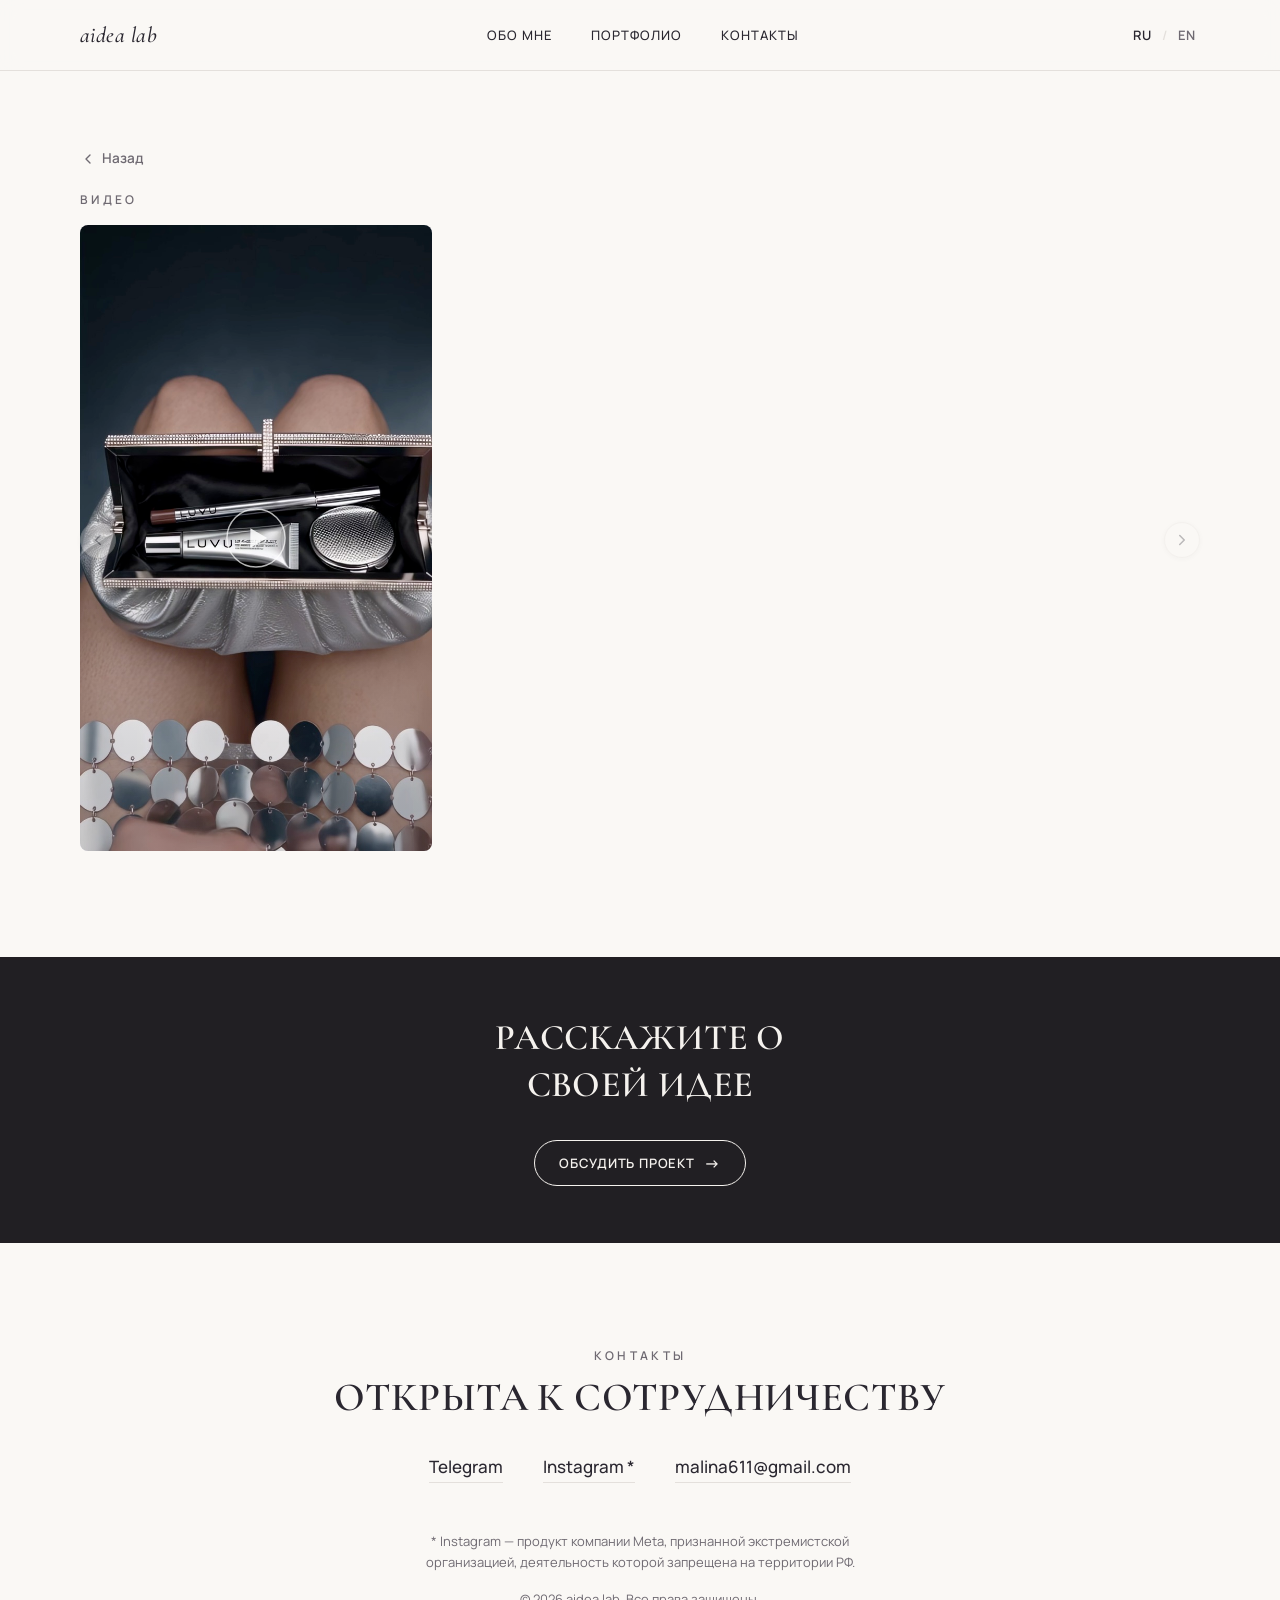
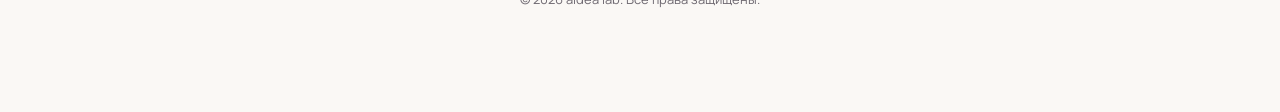
<file: beauty.html>
<!DOCTYPE html>
<html lang="ru" data-page="beauty">
<head>
  <meta charset="UTF-8">
  <meta name="viewport" content="width=device-width, initial-scale=1.0">
  <title>Beauty — aidea lab | Юлия Колесникова</title>
  <meta name="description" content="Beauty AI-видео — aidea lab, Юлия Колесникова. AI video creator.">

  <link rel="icon" type="image/svg+xml" href="assets/icons/favicon.svg">
  <link rel="icon" type="image/png" sizes="32x32" href="assets/icons/favicon-32.png">
  <link rel="icon" type="image/png" sizes="16x16" href="assets/icons/favicon-16.png">
  <link rel="apple-touch-icon" sizes="180x180" href="assets/icons/favicon-180.png">

  <link rel="preconnect" href="https://fonts.googleapis.com">
  <link rel="preconnect" href="https://fonts.gstatic.com" crossorigin>
  <link href="https://fonts.googleapis.com/css2?family=Cormorant+Garamond:ital,wght@0,300;0,400;0,500;0,600;1,400;1,500&family=Manrope:wght@400;500;600;700&display=swap" rel="stylesheet">

  <link rel="stylesheet" href="css/style.css?v=20">
</head>
<body>

  <a class="skip-link" href="#main" data-i18n="skip.link">Перейти к содержимому</a>

  <header class="site-header">
    <div class="container site-header__inner">
      <a class="wordmark" href="index.html">aidea lab</a>

      <nav class="site-nav" aria-label="Основная навигация">
        <a href="index.html#about" data-i18n="nav.about">Обо мне</a>
        <a href="index.html#portfolio" data-i18n="nav.portfolio">Портфолио</a>
        <a href="index.html#contact" data-i18n="nav.contact">Контакты</a>
      </nav>

      <div class="lang-switch" role="group" aria-label="Language switch / Переключатель языка">
        <button type="button" class="lang-switch__btn is-active" data-lang="ru" aria-pressed="true">RU</button>
        <span class="lang-switch__divider" aria-hidden="true">/</span>
        <button type="button" class="lang-switch__btn" data-lang="en" aria-pressed="false">EN</button>
      </div>
    </div>
  </header>

  <main id="main">

    <!-- Video section -->
    <section class="fashion-section" id="beauty-videos">
      <div class="container">
        <a class="back-link" href="index.html#portfolio">
          <svg viewBox="0 0 24 24" width="16" height="16" fill="none" stroke="currentColor" stroke-width="2" stroke-linecap="round" stroke-linejoin="round" aria-hidden="true">
            <polyline points="15 18 9 12 15 6"/>
          </svg>
          <span data-i18n="nav.back">Назад</span>
        </a>
        <p class="overline" data-i18n="beauty.videoOverline">Видео</p>

        <div class="slider" data-slider="videos">
          <div class="slider__track">

            <!-- Video 1 -->
            <button type="button"
              class="portfolio-item portfolio-item--vertical slider__item"
              data-video-src="assets/video/beauty-video-1-full.mp4"
              data-video-src-mobile="assets/video/beauty-video-1-full-mobile.mp4"
              data-i18n-attr="aria-label:beauty.video1Aria">
              <video class="portfolio-item__video" loop muted playsinline preload="metadata">
                <source src="assets/video/beauty-video-1.mp4" type="video/mp4">
              </video>
              <img class="portfolio-item__poster" src="assets/video/poster-vertical-5.jpg" alt="" loading="eager">
              <span class="portfolio-item__play" aria-hidden="true">
                <svg viewBox="0 0 64 64" fill="none" xmlns="http://www.w3.org/2000/svg">
                  <circle cx="32" cy="32" r="31" stroke="white" stroke-opacity="0.7" stroke-width="1.5"/>
                  <path d="M26 21.5 44 32 26 42.5Z" fill="white" fill-opacity="0.85"/>
                </svg>
              </span>
            </button>

          </div>

          <button type="button" class="slider__hint" data-slider-hint data-i18n-attr="aria-label:fashion.nextSlide" aria-label="Следующий">
            <span class="slider__hint-label" data-i18n="fashion.moreHint">Ещё</span>
            <svg viewBox="0 0 24 24" width="16" height="16" fill="none" stroke="currentColor" stroke-width="2" stroke-linecap="round" stroke-linejoin="round" aria-hidden="true">
              <polyline points="9 18 15 12 9 6"/>
            </svg>
          </button>

          <div class="slider__nav">
            <button type="button" class="slider__btn slider__btn--prev" data-i18n-attr="aria-label:fashion.prevSlide" aria-label="Предыдущий">
              <svg viewBox="0 0 24 24" width="18" height="18" fill="none" stroke="currentColor" stroke-width="2" stroke-linecap="round" stroke-linejoin="round" aria-hidden="true">
                <polyline points="15 18 9 12 15 6"/>
              </svg>
            </button>
            <button type="button" class="slider__btn slider__btn--next" data-i18n-attr="aria-label:fashion.nextSlide" aria-label="Следующий">
              <svg viewBox="0 0 24 24" width="18" height="18" fill="none" stroke="currentColor" stroke-width="2" stroke-linecap="round" stroke-linejoin="round" aria-hidden="true">
                <polyline points="9 18 15 12 9 6"/>
              </svg>
            </button>
          </div>
        </div>
      </div>
    </section>

    <!-- CTA strip -->
    <section class="cta-strip">
      <div class="container cta-strip__inner">
        <h2 class="cta-strip__heading" data-i18n="cta.heading">Расскажите о своей идее</h2>
        <a class="btn btn--inverse" href="https://t.me/yulutik" target="_blank" rel="noopener" data-i18n="cta.button">Обсудить проект</a>
      </div>
    </section>

  </main>

  <footer class="site-footer" id="contact">
    <div class="container site-footer__inner">
      <p class="overline" data-i18n="footer.overline">Контакты</p>
      <h2 class="section-heading" data-i18n="footer.heading">Открыта к сотрудничеству</h2>

      <div class="site-footer__links">
        <a href="https://t.me/yulutik" target="_blank" rel="noopener">Telegram</a>
        <a href="https://instagram.com/aidea__lab" target="_blank" rel="noopener">Instagram *</a>
        <a href="mailto:malina611@gmail.com">malina611@gmail.com</a>
      </div>

      <p class="site-footer__note" data-i18n="footer.note">* Instagram — продукт компании Meta, признанной экстремистской организацией, деятельность которой запрещена на территории РФ.</p>

      <p class="site-footer__copyright" data-i18n="footer.copyright">© 2026 aidea lab. Все права защищены.</p>
    </div>
  </footer>

  <!-- Portfolio video modal -->
  <div class="video-modal" id="video-modal" hidden>
    <div class="video-modal__backdrop" data-modal-dismiss></div>
    <div class="video-modal__dialog" role="dialog" aria-modal="true">
      <button type="button" class="video-modal__close" data-modal-dismiss data-i18n-attr="aria-label:portfolio.modalClose">
        <svg viewBox="0 0 24 24" width="24" height="24" fill="none" xmlns="http://www.w3.org/2000/svg" aria-hidden="true">
          <path d="M5 5 19 19M19 5 5 19" stroke="currentColor" stroke-width="2" stroke-linecap="round"/>
        </svg>
      </button>
      <div class="video-modal__spinner" aria-hidden="true"></div>
      <video class="video-modal__video" controls playsinline preload="none"></video>
    </div>
  </div>

  <script src="js/main.js?v=7"></script>
  <script src="js/fashion.js?v=1"></script>

  <!-- Yandex.Metrika counter -->
  <script type="text/javascript">
      (function(m,e,t,r,i,k,a){
          m[i]=m[i]||function(){(m[i].a=m[i].a||[]).push(arguments)};
          m[i].l=1*new Date();
          for (var j = 0; j < document.scripts.length; j++) {if (document.scripts[j].src === r) { return; }}
          k=e.createElement(t),a=e.getElementsByTagName(t)[0],k.async=1,k.src=r,a.parentNode.insertBefore(k,a)
      })(window, document,'script','https://mc.yandex.ru/metrika/tag.js?id=109811397', 'ym');
      ym(109811397, 'init', {ssr:true, webvisor:true, clickmap:true, ecommerce:"dataLayer", referrer: document.referrer, url: location.href, accurateTrackBounce:true, trackLinks:true});
  </script>
  <noscript><div><img src="https://mc.yandex.ru/watch/109811397" style="position:absolute; left:-9999px;" alt="" /></div></noscript>
  <!-- /Yandex.Metrika counter -->

</body>
</html>
</file>
<file: css/style.css>
/* =========================================================
   aidea lab — portfolio landing
   ========================================================= */

:root {
  /* Colors */
  --color-paper: #FAF8F5;
  --color-ink: #2A2730;
  --color-ink-soft: #6F6A72;
  --color-lilac: #C7BEDD;
  --color-lilac-soft: #ECE7F5;
  --color-line: #E4E0DC;
  --color-dark: #211F23;
  --color-dark-text: #F5F2EE;

  /* Type */
  --font-serif: "Cormorant Garamond", Georgia, serif;
  --font-sans: "Manrope", -apple-system, BlinkMacSystemFont, "Segoe UI", sans-serif;

  /* Layout */
  --container-width: 1200px;
  --space-section: clamp(4rem, 8vw, 8rem);

  /* Motion */
  --transition: 0.2s ease;
}

/* ---------------------------------------------------------
   Reset & base
   --------------------------------------------------------- */
*,
*::before,
*::after {
  box-sizing: border-box;
}

html {
  -webkit-text-size-adjust: 100%;
}

body {
  margin: 0;
  font-family: var(--font-sans);
  font-size: 1rem;
  line-height: 1.6;
  color: var(--color-ink);
  background-color: var(--color-paper);
  -webkit-font-smoothing: antialiased;
}

img,
video {
  display: block;
  max-width: 100%;
  height: auto;
}

a {
  color: inherit;
}

h1, h2, h3, p {
  margin: 0;
}

ul {
  margin: 0;
  padding: 0;
}

.container {
  width: 100%;
  max-width: var(--container-width);
  margin-inline: auto;
  padding-inline: 1.5rem;
}

@media (min-width: 768px) {
  .container {
    padding-inline: 2.5rem;
  }
}

/* ---------------------------------------------------------
   Accessibility
   --------------------------------------------------------- */
.skip-link {
  position: absolute;
  top: -100%;
  left: 1rem;
  z-index: 1000;
  padding: 0.75rem 1.25rem;
  background: var(--color-ink);
  color: var(--color-paper);
  border-radius: 0.25rem;
  text-decoration: none;
  transition: top var(--transition);
}

.skip-link:focus {
  top: 1rem;
}

a:focus-visible,
button:focus-visible {
  outline: 2px solid var(--color-ink);
  outline-offset: 3px;
  border-radius: 2px;
}

@media (prefers-reduced-motion: reduce) {
  *,
  *::before,
  *::after {
    animation-duration: 0.01ms !important;
    animation-iteration-count: 1 !important;
    transition-duration: 0.01ms !important;
    scroll-behavior: auto !important;
  }
}

/* ---------------------------------------------------------
   Typography helpers
   --------------------------------------------------------- */
.overline {
  font-family: var(--font-sans);
  font-size: 0.75rem;
  font-weight: 600;
  letter-spacing: 0.28em;
  text-transform: uppercase;
  color: var(--color-ink-soft);
  margin: 0 0 1rem;
}

.back-link {
  display: inline-flex;
  align-items: center;
  gap: 0.35rem;
  margin: 0 0 1.25rem;
  color: var(--color-ink-soft);
  font-family: var(--font-sans);
  font-size: 0.85rem;
  font-weight: 600;
  text-decoration: none;
  transition: color var(--transition);
}

.back-link:hover {
  color: var(--color-ink);
}

.section-heading {
  font-family: var(--font-serif);
  font-weight: 600;
  font-size: clamp(1.75rem, 3.5vw, 2.5rem);
  line-height: 1.2;
  margin: 0 0 1.5rem;
  letter-spacing: 0.01em;
  text-transform: uppercase;
}

/* Моб: все заголовки секций одного размера. Заголовок «Обо мне» — две строки, перенос после
   «генерировать.»; шрифт ужимается ровно настолько, чтобы первая
   строка влезла в ширину экрана (≈12.6em при 28px, берём с запасом),
   но не больше обычных 28px. */
.about__heading-line {
  display: block; /* заголовок «Обо мне» всегда в две строки */
}

@media (max-width: 899px) {
  .section-heading {
    font-size: min(clamp(1.75rem, 3.5vw, 2.5rem), calc((100vw - 3rem) / 13));
  }
}

/* ---------------------------------------------------------
   Buttons
   --------------------------------------------------------- */
.btn {
  display: inline-flex;
  align-items: center;
  justify-content: center;
  gap: clamp(0.4rem, 1.5vw, 0.6rem);
  padding: clamp(0.5rem, 2vw, 0.7rem) clamp(0.875rem, 3vw, 1.5rem);
  border-radius: 999px;
  font-family: var(--font-sans);
  font-size: clamp(0.6875rem, 2.5vw, 0.8125rem);
  font-weight: 600;
  letter-spacing: 0.06em;
  text-transform: uppercase;
  text-decoration: none;
  background-color: transparent;
  border: 1px solid currentColor;
  white-space: nowrap;
  transition: background-color var(--transition), color var(--transition), border-color var(--transition);
}

.btn::after {
  content: "\2192";
  font-size: 1rem;
  line-height: 1;
  transition: transform var(--transition);
}

.btn:hover::after {
  transform: translateX(3px);
}

.btn--primary {
  color: var(--color-ink);
}

.btn--primary:hover {
  background-color: var(--color-ink);
  color: var(--color-paper);
}

.btn--inverse {
  color: var(--color-dark-text);
}

.btn--inverse:hover {
  background-color: var(--color-dark-text);
  color: var(--color-dark);
}

/* ---------------------------------------------------------
   Header / navigation
   --------------------------------------------------------- */
.site-header {
  position: sticky;
  top: 0;
  z-index: 100;
  background-color: rgba(250, 248, 245, 0.85);
  backdrop-filter: blur(10px);
  border-bottom: 1px solid var(--color-line);
}

.site-header__inner {
  display: flex;
  align-items: center;
  justify-content: space-between;
  gap: 1rem;
  padding-block: 1.1rem;
}

.wordmark {
  font-family: var(--font-serif);
  font-style: italic;
  font-size: 1.375rem;
  font-weight: 500;
  text-decoration: none;
  letter-spacing: 0.02em;
  color: var(--color-ink);
}

.site-nav {
  display: flex;
  gap: clamp(1rem, 3vw, 2.5rem);
  font-size: 0.8125rem;
  font-weight: 500;
  letter-spacing: 0.08em;
  text-transform: uppercase;
}

.site-nav a {
  text-decoration: none;
  color: var(--color-ink);
  transition: color var(--transition);
}

.site-nav a:hover {
  color: var(--color-ink-soft);
}

.lang-switch {
  display: flex;
  align-items: center;
  gap: 0.4rem;
  font-size: 0.8125rem;
  font-weight: 600;
  letter-spacing: 0.05em;
}

.lang-switch__btn {
  background: none;
  border: none;
  padding: 0.25rem;
  font: inherit;
  font-weight: inherit;
  letter-spacing: inherit;
  color: var(--color-ink-soft);
  cursor: pointer;
  transition: color var(--transition);
}

.lang-switch__btn.is-active {
  color: var(--color-ink);
}

.lang-switch__btn:hover {
  color: var(--color-ink);
}

.lang-switch__divider {
  color: var(--color-line);
}

@media (max-width: 640px) {
  .site-header__inner {
    flex-wrap: wrap;
    row-gap: 0.6rem;
    padding-block: 0.85rem;
  }

  .site-nav {
    order: 3;
    width: 100%;
    justify-content: space-between;
    gap: 0.5rem;
    font-size: 0.6875rem;
  }

  .site-nav a {
    white-space: nowrap;
  }
}

/* ---------------------------------------------------------
   Hero
   --------------------------------------------------------- */
.hero {
  padding-block: clamp(3rem, 8vw, 6rem);
}

.hero__inner {
  display: grid;
  grid-template-columns: 1fr;
  gap: clamp(0.75rem, 4vw, 4rem);
  align-items: start;
}

.hero__content {
  display: flex;
  flex-direction: column;
  align-items: flex-start;
  gap: clamp(0.75rem, 2vw, 1.25rem);
  min-width: 0;
}

.hero__name {
  display: flex;
  flex-direction: column;
  font-family: var(--font-serif);
  font-weight: 300;
  font-size: clamp(1.25rem, 6vw, 4.5rem);
  line-height: 1.15;
  letter-spacing: 0.04em;
  text-transform: uppercase;
  margin: 0;
  max-width: 100%;
}

.hero__name-line--last {
  margin-left: clamp(0.5rem, 5vw, 4rem);
}

.hero__tagline {
  font-family: var(--font-serif);
  font-size: clamp(1.125rem, 4vw, 1.875rem);
  line-height: 1.35;
  max-width: 24ch;
  color: var(--color-ink);
}

/* Моб: первая строка — ровно «Создаю концепты и AI креативы»,
   остальной текст переносится по её ширине (contain: inline-size
   не даёт второй части влиять на ширину блока). */
@media (max-width: 899px) {
  .hero__tagline {
    max-width: none;
    width: fit-content;
  }
  .hero__tagline-lead,
  .hero__tagline-rest {
    display: block;
  }
  .hero__tagline-rest {
    contain: inline-size;
  }
}

.hero__subtitle {
  font-size: clamp(0.875rem, 3.5vw, 1.0625rem);
  color: var(--color-ink-soft);
  max-width: 40ch;
  line-height: 1.7;
}

.hero__media {
  border: 1px solid var(--color-line);
  padding: clamp(0.4rem, 1.5vw, 0.75rem);
}

.hero__media img {
  width: 100%;
  aspect-ratio: 3 / 4;
  object-fit: cover;
}

@media (min-width: 900px) {
  .hero__inner {
    grid-template-columns: 1.1fr 0.9fr;
    grid-template-areas:
      "overline media"
      "content media";
    column-gap: 4rem;
    row-gap: clamp(0.75rem, 2vw, 1.25rem);
    align-items: stretch;
  }

  .hero__overline {
    grid-area: overline;
  }

  .hero__content {
    grid-area: content;
    width: fit-content;
  }

  /* Десктоп: подпись под именем растягивается ровно на ширину имени
     (до последней «А» в «КОЛЕСНИКОВА»); contain: inline-size не даёт
     самой подписи раздвигать колонку. */
  .hero__tagline {
    max-width: none;
    align-self: stretch;
    contain: inline-size;
  }

  .hero__media {
    grid-area: media;
  }

  .hero__media img {
    height: 100%;
  }
}

/* ---------------------------------------------------------
   About
   --------------------------------------------------------- */
.about {
  padding-block: var(--space-section);
}

/* Моб: разрывы между блоками чуть меньше общего --space-section (4rem).
   scroll-margin-top — запас под липкую шапку (~91px) при переходе по
   якорю (#about, #portfolio, «Назад» с Fashion/Beauty). */
@media (max-width: 899px) {
  .about {
    padding-block: 3rem;
  }
  .about,
  .portfolio {
    scroll-margin-top: 5rem;
  }
}

/* Десктоп: компактнее общего --space-section (4–8rem) — блок «Обо мне»
   стал короче, большие отступы выглядели пустыми. Моб — как было.
   scroll-margin-top — чтобы при переходе по якорю (#about, #portfolio,
   «Назад» с Fashion/Beauty) подпись не пряталась под липкой шапкой. */
@media (min-width: 900px) {
  .about {
    padding-block: clamp(3rem, 5vw, 5rem);
    padding-top: clamp(1rem, 2vw, 1.5rem); /* ближе к hero */
  }
  .about,
  .portfolio {
    scroll-margin-top: 6rem;
  }
}

.about__content {
  display: flex;
  flex-direction: column;
  align-items: flex-start;
  gap: 1.25rem;
}

.about__content .overline {
  margin-bottom: 0;
  font-size: 0.75rem;
}

.about__content p {
  color: var(--color-ink-soft);
  font-size: 1.0625rem;
  line-height: 1.75;
  max-width: 52ch;
}

.about__text {
  display: flex;
  flex-direction: column;
  gap: 1.25rem;
  align-self: stretch;
}

@media (min-width: 900px) {
  .about__text {
    display: grid;
    grid-template-columns: 1fr 1.2fr;
    gap: 3rem;
    align-items: center;
  }

  .about__content .about__highlight {
    font-family: var(--font-serif);
    font-style: italic;
    font-size: 1.875rem;
    line-height: 1.3;
    color: var(--color-ink);
    max-width: none;
    padding-left: 1.5rem;
    border-left: 1px solid var(--color-line);
  }
}

/* ---------------------------------------------------------
   Portfolio
   --------------------------------------------------------- */
.portfolio {
  padding-block: var(--space-section);
}

@media (min-width: 900px) {
  .portfolio {
    padding-top: clamp(2rem, 3vw, 3rem); /* десктоп: стык с «Обо мне» без пустой дыры */
  }
}

@media (max-width: 899px) {
  .portfolio {
    padding-top: 2.5rem; /* моб: стык с «Обо мне» чуть плотнее */
  }
}

.portfolio__header {
  margin-bottom: 2.5rem;
  max-width: 60ch;
}

.portfolio__header .overline {
  margin-bottom: 0;
}

.portfolio__tags {
  display: flex;
  gap: 0.75rem;
  margin-top: 1.5rem;
}

.tag {
  display: inline-flex;
  align-items: center;
  padding: 0.4rem 1rem;
  border: 1px solid var(--color-line);
  border-radius: 999px;
  font-size: 0.75rem;
  font-weight: 600;
  letter-spacing: 0.12em;
  text-transform: uppercase;
  color: var(--color-ink-soft);
  text-decoration: none;
  transition: border-color var(--transition), color var(--transition);
}

a.tag {
  border-color: var(--color-ink-soft);
  color: var(--color-ink);
}

a.tag:hover {
  color: var(--color-ink);
  border-color: var(--color-ink);
  cursor: pointer;
}

.portfolio-grid {
  display: grid;
  grid-template-columns: 1fr 1fr;
  gap: 1.25rem;
}

@media (min-width: 600px) {
  .portfolio-grid {
    gap: 2rem;
  }
}

.portfolio-item {
  position: relative;
  display: block;
  width: 100%;
  overflow: hidden;
  border: 0;
  border-radius: 0.5rem;
  margin: 0;
  padding: 0;
  background-color: var(--color-lilac-soft);
  font: inherit;
  text-decoration: none;
  cursor: pointer;
}

.portfolio-item__video {
  width: 100%;
  height: 100%;
  object-fit: cover;
}

.portfolio-item__poster {
  position: absolute;
  inset: 0;
  width: 100%;
  height: 100%;
  object-fit: cover;
  transition: opacity var(--transition);
}

.portfolio-item.is-playing .portfolio-item__poster {
  opacity: 0;
}

.portfolio-item__play {
  position: absolute;
  inset: 0;
  display: flex;
  align-items: center;
  justify-content: center;
  pointer-events: none;
  transition: opacity var(--transition);
}

.portfolio-item__play svg {
  width: clamp(2.75rem, 6vw, 3.75rem);
  height: clamp(2.75rem, 6vw, 3.75rem);
  filter: drop-shadow(0 1px 6px rgba(33, 31, 35, 0.25));
}

.portfolio-item.is-playing .portfolio-item__play {
  opacity: 0;
}

.portfolio-item--vertical {
  aspect-ratio: 9 / 16;
  width: 100%;
  max-width: 360px;
  margin-inline: auto;
}

.portfolio-item--horizontal {
  aspect-ratio: 16 / 9;
  width: 100%;
}

@media (max-width: 720px) {
  .portfolio-item--horizontal {
    grid-column: 1 / -1;
  }

  .portfolio-item--vertical {
    max-width: none;
  }
}

@media (min-width: 900px) {
  .portfolio-grid {
    grid-template-columns: 1fr 1fr 1.4fr;
    grid-template-rows: 1fr 1fr;
  }

  .portfolio-item--vertical {
    max-width: none;
    margin-inline: 0;
    grid-row: 1 / 3;
  }

  .portfolio-item--horizontal {
    aspect-ratio: auto;
    height: 100%;
  }

  .portfolio-grid > :nth-child(1) {
    grid-column: 1;
  }

  .portfolio-grid > :nth-child(2) {
    grid-column: 2;
  }

  .portfolio-grid > :nth-child(3) {
    grid-column: 3;
    grid-row: 1;
  }

  .portfolio-grid > :nth-child(4) {
    grid-column: 3;
    grid-row: 2;
  }
}

/* Scrim under the play icon, fades out once the preview starts playing */
.portfolio-item::after {
  content: "";
  position: absolute;
  inset: 0;
  background: linear-gradient(0deg, rgba(33, 31, 35, 0.18), transparent 40%);
  opacity: 1;
  transition: opacity var(--transition);
  pointer-events: none;
}

.portfolio-item.is-playing::after {
  opacity: 0;
}

/* ---------------------------------------------------------
   CTA strip
   --------------------------------------------------------- */
.cta-strip {
  background-color: var(--color-dark);
  color: var(--color-dark-text);
  padding-block: clamp(3.5rem, 8vw, 6rem);
}

@media (min-width: 900px) {
  .cta-strip {
    padding-block: clamp(2.5rem, 4.5vw, 4rem); /* десктоп: полоса пониже */
  }
}

.cta-strip__inner {
  display: flex;
  flex-direction: column;
  align-items: center;
  gap: 2rem;
  text-align: center;
}

.cta-strip__heading {
  font-family: var(--font-serif);
  font-weight: 600;
  font-size: clamp(1.5rem, 3.5vw, 2.25rem);
  line-height: 1.3;
  letter-spacing: 0.01em;
  text-transform: uppercase;
  max-width: 22ch;
  margin: 0;
}

/* ---------------------------------------------------------
   Footer
   --------------------------------------------------------- */
.site-footer {
  padding-block: var(--space-section);
}

.site-footer__inner {
  text-align: center;
  display: flex;
  flex-direction: column;
  align-items: center;
}

.site-footer .overline {
  margin-bottom: 0.5rem;
}

.site-footer .section-heading {
  margin-bottom: 2rem;
}

.site-footer__links {
  display: flex;
  flex-wrap: wrap;
  justify-content: center;
  gap: 1.5rem 2.5rem;
  font-family: var(--font-sans);
  font-weight: 500;
  font-size: 1.0625rem;
}

.site-footer__links a {
  text-decoration: none;
  border-bottom: 1px solid var(--color-line);
  padding-bottom: 0.15rem;
  transition: border-color var(--transition), color var(--transition);
}

.site-footer__links a:hover {
  color: var(--color-ink-soft);
  border-color: var(--color-ink-soft);
}

.site-footer__note {
  margin-top: 3rem;
  font-size: 0.8125rem;
  color: var(--color-ink-soft);
  max-width: 60ch;
  line-height: 1.6;
}

.site-footer__copyright {
  margin-top: 1rem;
  font-size: 0.8125rem;
  color: var(--color-ink-soft);
}

/* ---------------------------------------------------------
   404 page
   --------------------------------------------------------- */
.error-page {
  min-height: 100vh;
  display: flex;
  align-items: center;
  justify-content: center;
  padding-block: var(--space-section);
}

.error-page__inner {
  max-width: 36rem;
  text-align: center;
}

.error-page .overline {
  text-align: center;
}

.error-page__text {
  color: var(--color-ink-soft);
  font-size: 1.0625rem;
  line-height: 1.7;
  max-width: 40ch;
  margin: 1.5rem auto 2rem;
}

.error-page__links {
  display: flex;
  flex-wrap: wrap;
  align-items: center;
  justify-content: center;
  gap: 1rem 1.5rem;
  margin-bottom: 2.5rem;
}

.error-page__email {
  font-weight: 500;
  text-decoration: none;
  border-bottom: 1px solid var(--color-line);
  padding-bottom: 0.15rem;
  transition: border-color var(--transition), color var(--transition);
}

.error-page__email:hover {
  color: var(--color-ink-soft);
  border-color: var(--color-ink-soft);
}

.error-page__home {
  font-size: 0.8125rem;
  color: var(--color-ink-soft);
  text-decoration: none;
  border-bottom: 1px solid transparent;
  transition: border-color var(--transition), color var(--transition);
}

.error-page__home:hover {
  color: var(--color-ink);
  border-color: var(--color-line);
}

/* ---------------------------------------------------------
   Portfolio video modal
   --------------------------------------------------------- */
.video-modal {
  position: fixed;
  inset: 0;
  z-index: 1000;
  display: flex;
  align-items: center;
  justify-content: center;
  padding: 1.5rem;
}

.video-modal[hidden] {
  display: none;
}

.video-modal__backdrop {
  position: absolute;
  inset: 0;
  background-color: rgba(33, 31, 35, 0.85);
}

.video-modal__dialog {
  position: relative;
  z-index: 1;
  width: 100%;
  max-width: 520px;
}

.video-modal__video {
  display: block;
  width: 100%;
  max-height: 85vh;
  border-radius: 0.5rem;
  background-color: var(--color-dark);
}

.video-modal__close {
  position: absolute;
  top: 0.75rem;
  right: 0.75rem;
  z-index: 2;
  display: flex;
  align-items: center;
  justify-content: center;
  width: 2.25rem;
  height: 2.25rem;
  border: 0;
  border-radius: 50%;
  background-color: rgba(33, 31, 35, 0.45);
  color: var(--color-dark-text);
  cursor: pointer;
  transition: background-color var(--transition);
}

.video-modal__close:hover {
  background-color: rgba(33, 31, 35, 0.65);
}

.video-modal__spinner {
  position: absolute;
  inset: 0;
  display: flex;
  align-items: center;
  justify-content: center;
  pointer-events: none;
}

.video-modal__spinner::after {
  content: "";
  width: 2.5rem;
  height: 2.5rem;
  border: 3px solid rgba(245, 242, 238, 0.25);
  border-top-color: var(--color-dark-text);
  border-radius: 50%;
  animation: video-modal-spin 0.8s linear infinite;
}

.video-modal.is-loaded .video-modal__spinner {
  display: none;
}

@keyframes video-modal-spin {
  to {
    transform: rotate(360deg);
  }
}

body.has-modal-open {
  overflow: hidden;
}

/* ---------------------------------------------------------
   Fashion page — sections
   --------------------------------------------------------- */
.fashion-section {
  padding-block: var(--space-section);
}

.fashion-section:first-child {
  padding-top: calc(var(--space-section) * 0.75);
}

.fashion-section + .fashion-section {
  padding-top: 0;
}

/* ---------------------------------------------------------
   Slider component
   --------------------------------------------------------- */
.slider {
  position: relative;
}

.slider__track {
  display: flex;
  flex-wrap: nowrap;
  gap: 1.25rem;
  overflow-x: auto;
  scroll-snap-type: x mandatory;
  scroll-behavior: smooth;
  -webkit-overflow-scrolling: touch;
  scrollbar-width: none;
  padding-bottom: 0.25rem;
  /* Tell touch gesture recognizers this element only scrolls horizontally,
     so a vertical swipe that starts over it still scrolls the page instead
     of getting swallowed — some in-app browsers (Telegram, Instagram) mishandle
     this without the hint and the page can feel "stuck" past this point. */
  touch-action: pan-x;
}

.slider__track::-webkit-scrollbar {
  display: none;
}

.slider__item {
  flex: 0 0 calc((100% - 1.25rem) / 2);
  scroll-snap-align: start;
}

@media (min-width: 600px) {
  .slider__track {
    gap: 2rem;
  }

  .slider__item {
    flex: 0 0 calc((100% - 2rem) / 2);
  }
}

@media (min-width: 900px) {
  .slider__item {
    flex: 0 0 calc((100% - 2 * 2rem) / 3);
  }
}

/* override portfolio-item constraints inside slider */
.slider .portfolio-item--vertical {
  max-width: none;
  margin-inline: 0;
}

.slider__nav {
  display: none;
}

@media (min-width: 900px) {
  .slider__nav {
    display: flex;
    justify-content: space-between;
    align-items: center;
    position: absolute;
    inset: 0;
    pointer-events: none;
  }
  .slider__btn {
    pointer-events: auto;
  }
}

.slider__btn {
  display: flex;
  align-items: center;
  justify-content: center;
  width: 2.25rem;
  height: 2.25rem;
  border: 1px solid var(--color-line);
  border-radius: 50%;
  background-color: var(--color-paper);
  color: var(--color-ink);
  cursor: pointer;
  transition: background-color var(--transition), opacity var(--transition);
  box-shadow: 0 1px 6px rgba(0, 0, 0, 0.10);
}

.slider__btn:hover {
  background-color: var(--color-lilac-soft);
}

.slider__btn:disabled {
  opacity: 0.3;
  cursor: default;
}

/* Mobile-only "swipe hint" — a plain caption below the row, not attached to any
   single item (nothing here belongs to one photo the way the album "Открыть" does);
   the desktop .slider__nav arrows take over at 900px */
.slider__hint {
  display: flex;
  align-items: center;
  gap: 0.25rem;
  width: fit-content;
  margin: 0.6rem 0 0 auto;
  padding: 0;
  border: 0;
  background: none;
  color: var(--color-ink-soft);
  font-family: var(--font-sans);
  font-size: 0.8rem;
  font-weight: 600;
  cursor: pointer;
}

.slider__hint[hidden] {
  display: none;
}

@media (min-width: 900px) {
  .slider__hint {
    display: none !important;
  }
}

/* ---------------------------------------------------------
   Fashion page — photo projects (one mini-carousel per album)
   --------------------------------------------------------- */
.photo-projects {
  display: grid;
  grid-template-columns: repeat(2, 1fr);
  gap: 1.25rem 1rem;
}

@media (min-width: 600px) {
  .photo-projects {
    gap: 2rem;
  }
}

@media (min-width: 900px) {
  .photo-projects {
    grid-template-columns: repeat(3, 1fr);
  }
}

.photo-project {
  display: flex;
  flex-direction: column;
  gap: 0.75rem;
}

.photo-project__frame {
  position: relative;
  display: block;
  width: 100%;
  padding: 0;
  border: 0;
  background: none;
  cursor: zoom-in;
}

.photo-project__img {
  display: block;
  width: 100%;
  aspect-ratio: 3 / 4;
  object-fit: cover;
  border-radius: 0.5rem;
}

/* Shown instead of the poster when the current slide is a video */
.photo-project__play {
  position: absolute;
  top: 50%;
  left: 50%;
  transform: translate(-50%, -50%);
  width: 3rem;
  height: 3rem;
  pointer-events: none;
}

.photo-project__play[hidden] {
  display: none;
}

/* Mobile: cover photo + "Открыть" overlay opens the album modal */
.photo-project__open {
  position: absolute;
  left: 0;
  right: 0;
  bottom: 0;
  padding: 0.65rem 0.5rem;
  border-radius: 0 0 0.5rem 0.5rem;
  background: linear-gradient(to top, rgba(33, 31, 35, 0.75), rgba(33, 31, 35, 0));
  font-family: var(--font-sans);
  font-size: 0.75rem;
  font-weight: 600;
  letter-spacing: 0.08em;
  text-transform: uppercase;
  text-align: center;
  color: var(--color-dark-text);
}

@media (min-width: 900px) {
  .photo-project__open {
    display: none;
  }
}

/* Desktop: inline prev/next to browse the album in place */
.photo-project__nav {
  display: none;
}

@media (min-width: 900px) {
  .photo-project__nav {
    display: flex;
    justify-content: center;
    gap: 0.75rem;
  }
}

/* Photo lightbox */
.photo-modal {
  position: fixed;
  inset: 0;
  z-index: 1000;
  display: flex;
  align-items: center;
  justify-content: center;
  padding: 1.5rem;
}

.photo-modal[hidden] {
  display: none;
}

.photo-modal__backdrop {
  position: absolute;
  inset: 0;
  background-color: rgba(33, 31, 35, 0.90);
}

.photo-modal__dialog {
  position: relative;
  z-index: 1;
  line-height: 0;
}

.photo-modal__img,
.photo-modal__video {
  display: block;
  max-width: min(90vw, 900px);
  max-height: 90vh;
  width: auto;
  height: auto;
  border-radius: 0.5rem;
  object-fit: contain;
}

.photo-modal__img[hidden],
.photo-modal__video[hidden] {
  display: none;
}

.photo-modal__close {
  position: absolute;
  top: 0.75rem;
  right: 0.75rem;
  z-index: 2;
  display: flex;
  align-items: center;
  justify-content: center;
  width: 2.25rem;
  height: 2.25rem;
  border: 0;
  border-radius: 50%;
  background-color: rgba(33, 31, 35, 0.45);
  color: var(--color-dark-text);
  cursor: pointer;
  transition: background-color var(--transition);
}

.photo-modal__close:hover {
  background-color: rgba(33, 31, 35, 0.65);
}

.photo-modal__nav {
  position: absolute;
  inset: 0;
  display: flex;
  justify-content: space-between;
  align-items: center;
  padding: 0 0.5rem;
  pointer-events: none;
}

.photo-modal__nav-btn {
  pointer-events: auto;
  display: flex;
  align-items: center;
  justify-content: center;
  width: 2.5rem;
  height: 2.5rem;
  border: 0;
  border-radius: 50%;
  background-color: rgba(33, 31, 35, 0.45);
  color: var(--color-dark-text);
  cursor: pointer;
  transition: background-color var(--transition), opacity var(--transition);
}

.photo-modal__nav-btn:hover {
  background-color: rgba(33, 31, 35, 0.65);
}

.photo-modal__nav-btn:disabled {
  opacity: 0.3;
  cursor: default;
}
</file>
